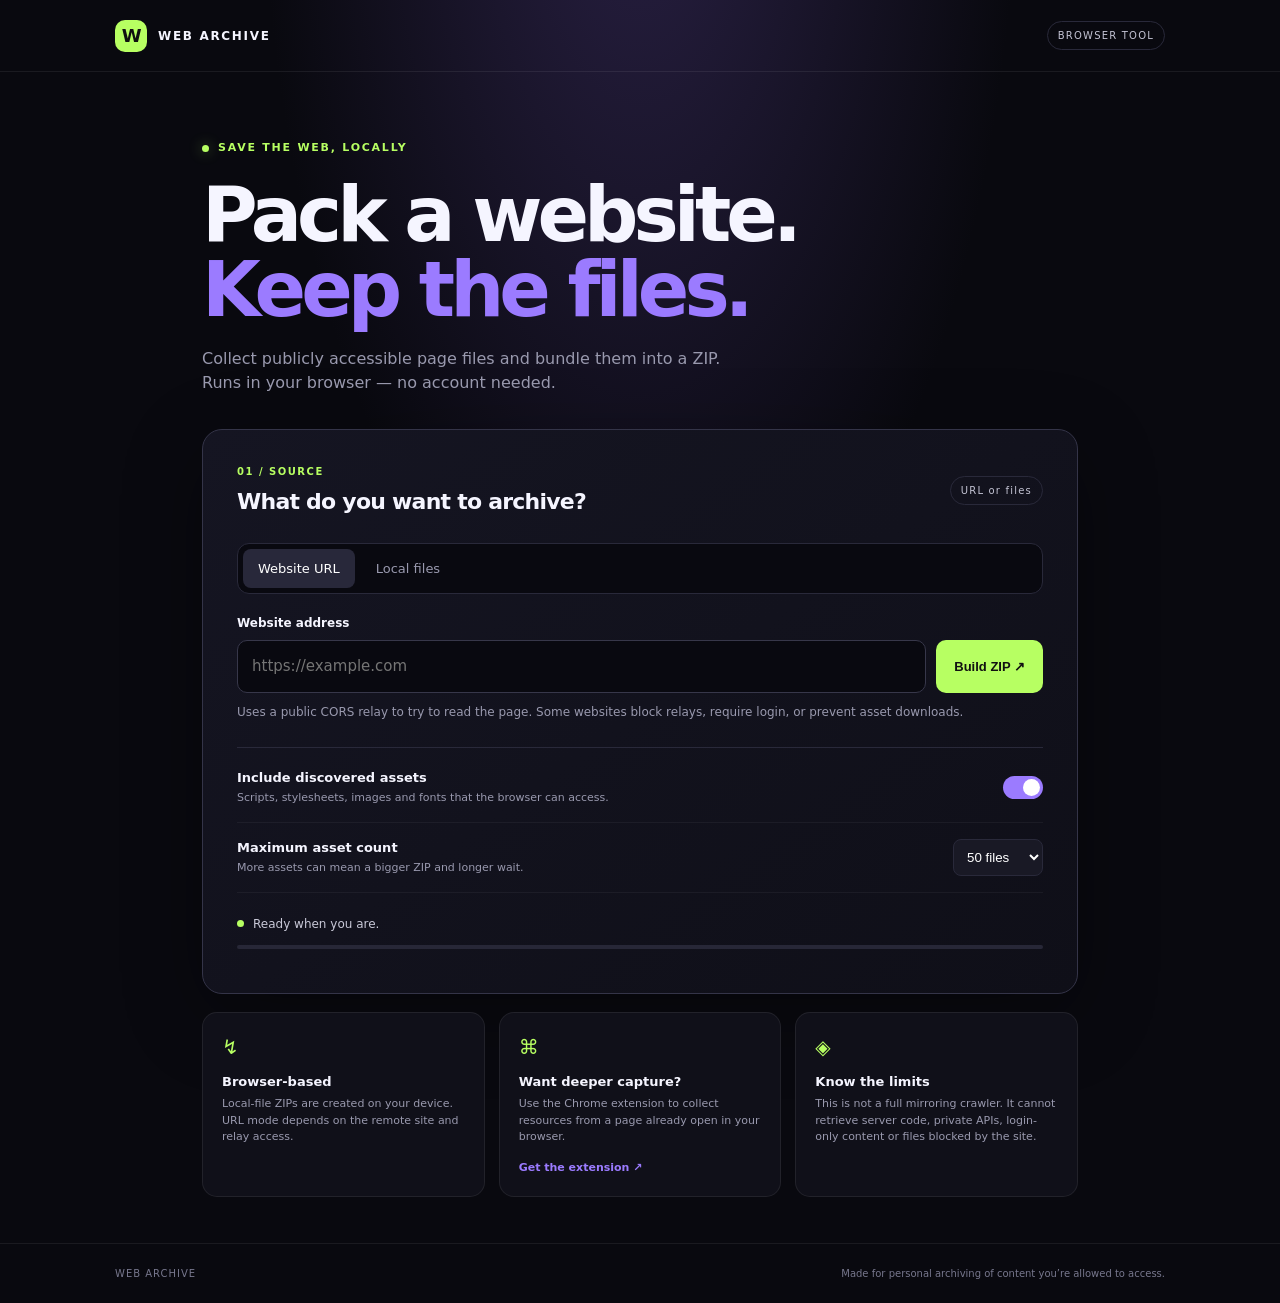
<file: index.html>
<!doctype html>
<html lang="en">
<head>
<meta charset="utf-8"><meta name="viewport" content="width=device-width,initial-scale=1">
<meta name="theme-color" content="#09090f"><meta name="description" content="Archive publicly accessible website files into a ZIP in your browser.">
<title>Web Archive — Site packer</title>
<link rel="stylesheet" href="web-archive.css">
<script defer src="vendor/jszip.min.js"></script>
<script defer src="web-archive.js"></script>
</head>
<body>
<header class="top"><a class="brand" href="./"><span class="brand-mark">W</span> WEB ARCHIVE</a><span class="pill">BROWSER TOOL</span></header>
<main>
<section class="hero">
<div class="eyebrow"><span class="dot"></span> SAVE THE WEB, LOCALLY</div>
<h1>Pack a website.<br><span>Keep the files.</span></h1>
<p class="sub">Collect publicly accessible page files and bundle them into a ZIP. Runs in your browser — no account needed.</p>
</section>
<section class="panel">
<div class="panel-head"><div><div class="step">01 / SOURCE</div><h2>What do you want to archive?</h2></div><span class="chip">URL or files</span></div>
<div class="tabs" role="tablist"><button class="tab active" id="urlTab" type="button">Website URL</button><button class="tab" id="filesTab" type="button">Local files</button></div>
<div id="urlPane" class="pane">
<label for="siteUrl">Website address</label>
<div class="url-row"><input id="siteUrl" type="url" placeholder="https://example.com" autocomplete="url"><button id="startBtn" class="primary" type="button">Build ZIP <span>↗</span></button></div>
<p class="hint">Uses a public CORS relay to try to read the page. Some websites block relays, require login, or prevent asset downloads.</p>
</div>
<div id="filesPane" class="pane hidden">
<label for="fileInput">Choose files or a folder</label>
<input id="fileInput" type="file" multiple webkitdirectory>
<p class="hint">Your selected files are zipped locally. Nothing is uploaded.</p>
<button id="zipFilesBtn" class="primary" type="button">Zip selected files ↗</button>
</div>
<div class="divider"></div>
<div class="options">
<div><strong>Include discovered assets</strong><small>Scripts, stylesheets, images and fonts that the browser can access.</small></div>
<label class="switch"><input id="includeAssets" type="checkbox" checked><span></span></label>
</div>
<div class="options">
<div><strong>Maximum asset count</strong><small>More assets can mean a bigger ZIP and longer wait.</small></div>
<select id="assetLimit"><option value="20">20 files</option><option value="50" selected>50 files</option><option value="100">100 files</option></select>
</div>
<div id="status" class="status" aria-live="polite"><span class="status-dot"></span><span id="statusText">Ready when you are.</span></div>
<div class="progress"><div id="progressBar"></div></div>
<div id="log" class="log" aria-live="polite"></div>
</section>
<section class="bottom-grid">
<article class="mini"><span class="mini-icon">↯</span><h3>Browser-based</h3><p>Local-file ZIPs are created on your device. URL mode depends on the remote site and relay access.</p></article>
<article class="mini"><span class="mini-icon">⌘</span><h3>Want deeper capture?</h3><p>Use the Chrome extension to collect resources from a page already open in your browser.</p><a href="https://github.com/buzzbrawlst/web-archive/tree/main/sourcezip_extension">Get the extension ↗</a></article>
<article class="mini"><span class="mini-icon">◈</span><h3>Know the limits</h3><p>This is not a full mirroring crawler. It cannot retrieve server code, private APIs, login-only content or files blocked by the site.</p></article>
</section>
</main>
<footer>WEB ARCHIVE <span>Made for personal archiving of content you’re allowed to access.</span></footer>
</body></html>
</file>
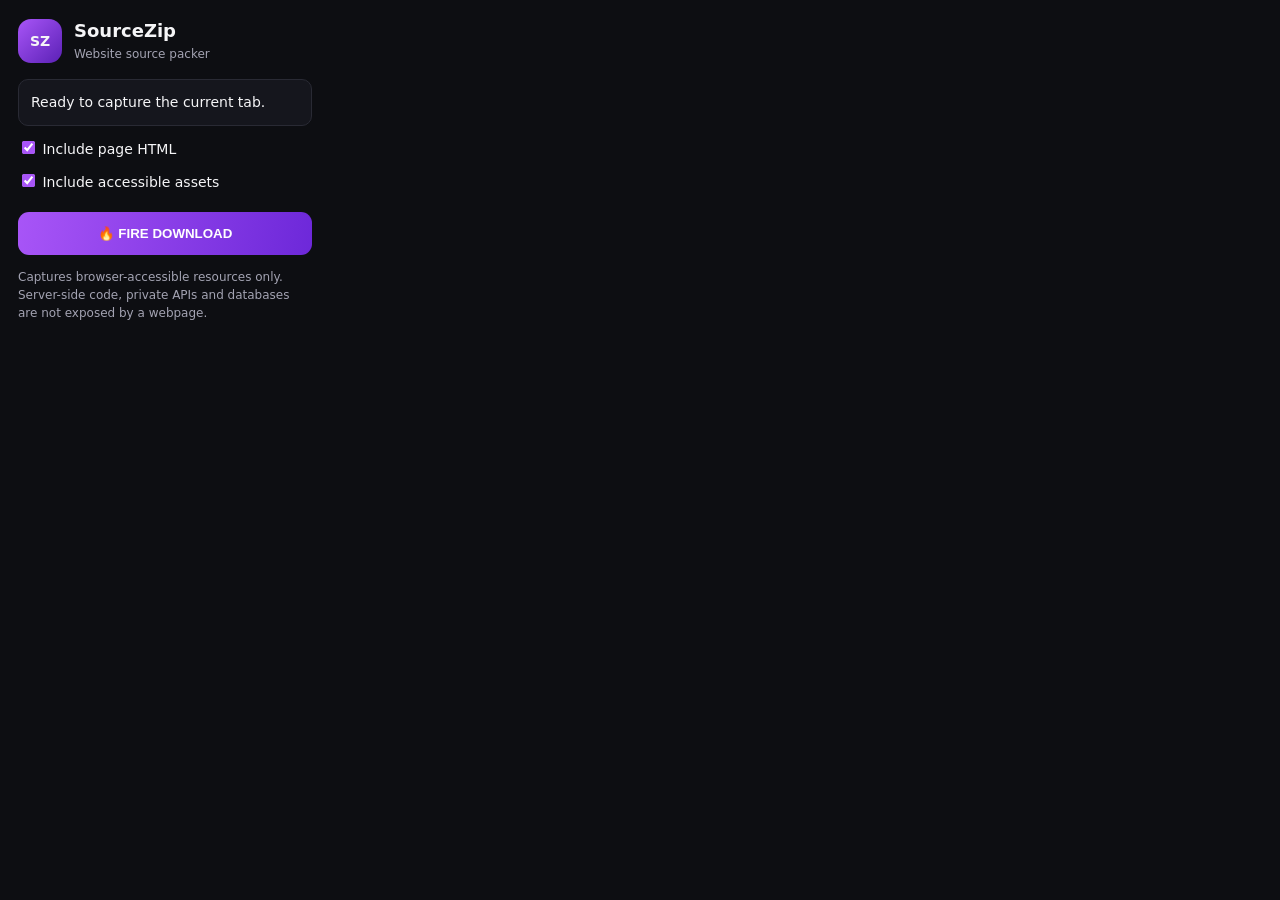
<file: sourcezip_extension/popup.html>
<!doctype html>
<html lang="en"><head><meta charset="utf-8"><meta name="viewport" content="width=device-width,initial-scale=1"><title>SourceZip</title><link rel="stylesheet" href="popup.css"></head>
<body><main><header><div class="logo">SZ</div><div><h1>SourceZip</h1><p>Website source packer</p></div></header><div id="status">Ready to capture the current tab.</div><label><input id="html" type="checkbox" checked> Include page HTML</label><label><input id="assets" type="checkbox" checked> Include accessible assets</label><button id="fire">🔥 FIRE DOWNLOAD</button><p class="hint">Captures browser-accessible resources only. Server-side code, private APIs and databases are not exposed by a webpage.</p><pre id="errors"></pre></main><script src="popup.js"></script></body></html>
</file>
<file: web-archive.css>
:root{color-scheme:dark;--bg:#09090f;--panel:#11111b;--line:#29293a;--muted:#9999ae;--text:#f5f5ff;--accent:#b7ff62;--purple:#9b7bff}*{box-sizing:border-box}body{margin:0;background:radial-gradient(ellipse at 50% -15%,#292044 0,transparent 42%),var(--bg);color:var(--text);font:15px/1.5 Inter,ui-sans-serif,system-ui,-apple-system,BlinkMacSystemFont,"Segoe UI",sans-serif}.top{height:72px;border-bottom:1px solid #ffffff12;display:flex;align-items:center;justify-content:space-between;padding:0 max(22px,calc((100% - 1050px)/2));}.brand{color:var(--text);text-decoration:none;letter-spacing:.14em;font-size:12px;font-weight:850;display:flex;align-items:center;gap:11px}.brand-mark{display:grid;place-items:center;width:32px;height:32px;border-radius:10px;background:var(--accent);color:#101010;font-size:18px;letter-spacing:-.08em}.pill,.chip{font-size:10px;letter-spacing:.12em;color:#c4c4d4;border:1px solid var(--line);padding:6px 10px;border-radius:100px}main{max-width:920px;margin:0 auto;padding:68px 22px 46px}.hero{margin-bottom:34px}.eyebrow{color:var(--accent);font-size:11px;letter-spacing:.16em;font-weight:800;display:flex;align-items:center;gap:9px}.dot{width:7px;height:7px;border-radius:50%;background:var(--accent);box-shadow:0 0 14px #b7ff6270}h1{font-size:clamp(42px,8vw,76px);line-height:.99;letter-spacing:-.065em;margin:20px 0}h1 span{color:var(--purple)}.sub{color:var(--muted);max-width:550px;font-size:16px}.panel{border:1px solid #343448;background:linear-gradient(145deg,#151522,#0f0f18);border-radius:20px;padding:clamp(20px,4vw,34px);box-shadow:0 22px 80px #0005}.panel-head{display:flex;justify-content:space-between;align-items:center;gap:14px}.step{font-size:10px;letter-spacing:.15em;color:var(--accent);font-weight:800}h2{font-size:22px;letter-spacing:-.035em;margin:6px 0 0}.tabs{display:flex;gap:6px;background:#090910;border:1px solid var(--line);padding:5px;border-radius:12px;margin:25px 0 20px}.tab{border:0;background:transparent;color:var(--muted);padding:10px 15px;border-radius:8px;font:inherit;font-size:13px;cursor:pointer}.tab.active{background:#28283a;color:white}.pane label{display:block;font-size:12px;font-weight:700;margin-bottom:8px}.url-row{display:flex;gap:10px}input[type=url]{min-width:0;flex:1;background:#090910;border:1px solid #37374a;border-radius:10px;padding:14px;color:white;font:inherit;outline:none}input:focus{border-color:var(--purple)}.primary{background:var(--accent);color:#111;border:0;border-radius:10px;padding:0 18px;font-weight:850;font-size:13px;cursor:pointer;white-space:nowrap}.primary:hover{filter:brightness(1.06);transform:translateY(-1px)}.primary:disabled{opacity:.5;cursor:wait;transform:none}.hint{font-size:12px;color:var(--muted);margin:10px 0 0}.hidden{display:none!important}.divider{height:1px;background:var(--line);margin:26px 0 5px}.options{display:flex;align-items:center;justify-content:space-between;gap:20px;padding:15px 0;border-bottom:1px solid #ffffff0c}.options strong,.options small{display:block}.options strong{font-size:13px}.options small{font-size:11px;color:var(--muted);margin-top:3px}.switch input{position:absolute;opacity:0}.switch span{display:block;width:40px;height:23px;background:#39394c;border-radius:20px;position:relative;cursor:pointer}.switch span:after{content:"";position:absolute;top:3px;left:3px;width:17px;height:17px;border-radius:50%;background:white;transition:.18s}.switch input:checked+span{background:var(--purple)}.switch input:checked+span:after{transform:translateX(17px)}select{background:#191925;color:white;border:1px solid var(--line);padding:9px;border-radius:8px}.status{display:flex;align-items:center;gap:9px;margin-top:22px;font-size:12px;color:#c9c9d8}.status-dot{width:7px;height:7px;border-radius:50%;background:var(--accent)}.progress{height:4px;background:#272737;border-radius:5px;overflow:hidden;margin-top:12px}.progress div{width:0;height:100%;background:linear-gradient(90deg,var(--purple),var(--accent));transition:width .2s}.log{max-height:140px;overflow:auto;font:11px/1.6 ui-monospace,monospace;color:#aaaabd;margin-top:10px;white-space:pre-wrap}.bottom-grid{display:grid;grid-template-columns:repeat(3,1fr);gap:14px;margin-top:18px}.mini{border:1px solid #ffffff13;background:#101019;border-radius:15px;padding:19px}.mini-icon{color:var(--accent);font-size:20px}.mini h3{font-size:13px;margin:10px 0 5px}.mini p{font-size:11px;color:var(--muted);margin:0 0 9px}.mini a{font-size:11px;color:var(--purple);text-decoration:none;font-weight:750}footer{border-top:1px solid #ffffff12;display:flex;justify-content:space-between;gap:20px;padding:22px max(22px,calc((100% - 1050px)/2));font-size:10px;letter-spacing:.1em;color:#77778d}footer span{letter-spacing:0;text-align:right}@media(max-width:650px){main{padding-top:42px}.url-row{flex-direction:column}.primary{min-height:46px}.panel-head{align-items:flex-start}.bottom-grid{grid-template-columns:1fr}.options{gap:10px}footer{flex-direction:column}footer span{text-align:left}.pill{font-size:9px}}
</file>
<file: sourcezip_extension/popup.css>
*{box-sizing:border-box}body{margin:0;width:330px;background:#0d0e12;color:#f5f5f7;font:14px/1.45 system-ui,sans-serif}main{padding:18px}header{display:flex;align-items:center;gap:12px;margin-bottom:16px}.logo{width:44px;height:44px;border-radius:13px;background:linear-gradient(135deg,#a855f7,#5b21b6);display:grid;place-items:center;font-weight:900}h1{font-size:18px;margin:0}p{margin:2px 0 0;color:#a3a3b2;font-size:12px}#status{padding:12px;background:#15161d;border:1px solid #292a34;border-radius:10px;margin-bottom:12px}label{display:block;margin:12px 0}input{accent-color:#a855f7}button{width:100%;border:0;border-radius:11px;background:linear-gradient(100deg,#a855f7,#6d28d9);color:white;font-weight:900;padding:14px;margin-top:8px;cursor:pointer}button:disabled{opacity:.55}.hint{margin-top:13px!important;line-height:1.5}#errors{white-space:pre-wrap;color:#fca5a5;font-size:11px;max-height:90px;overflow:auto}
</file>
